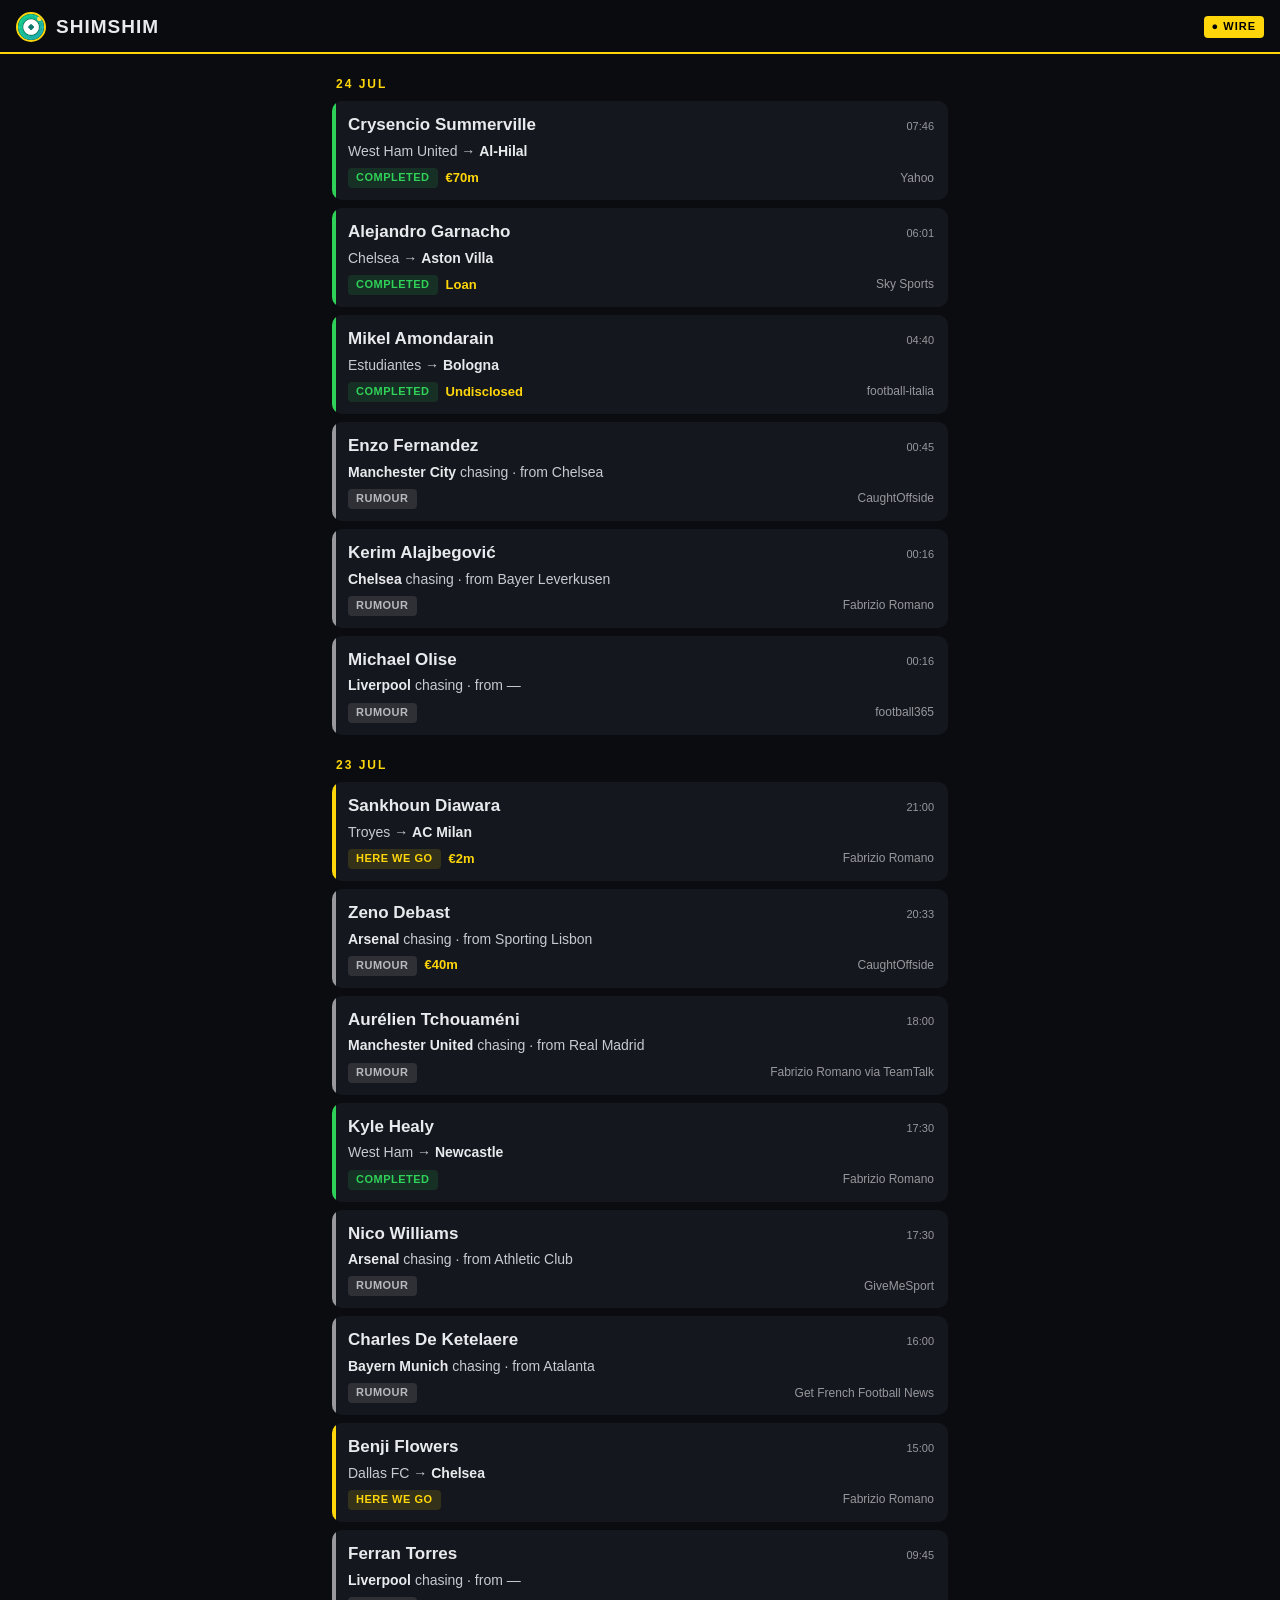
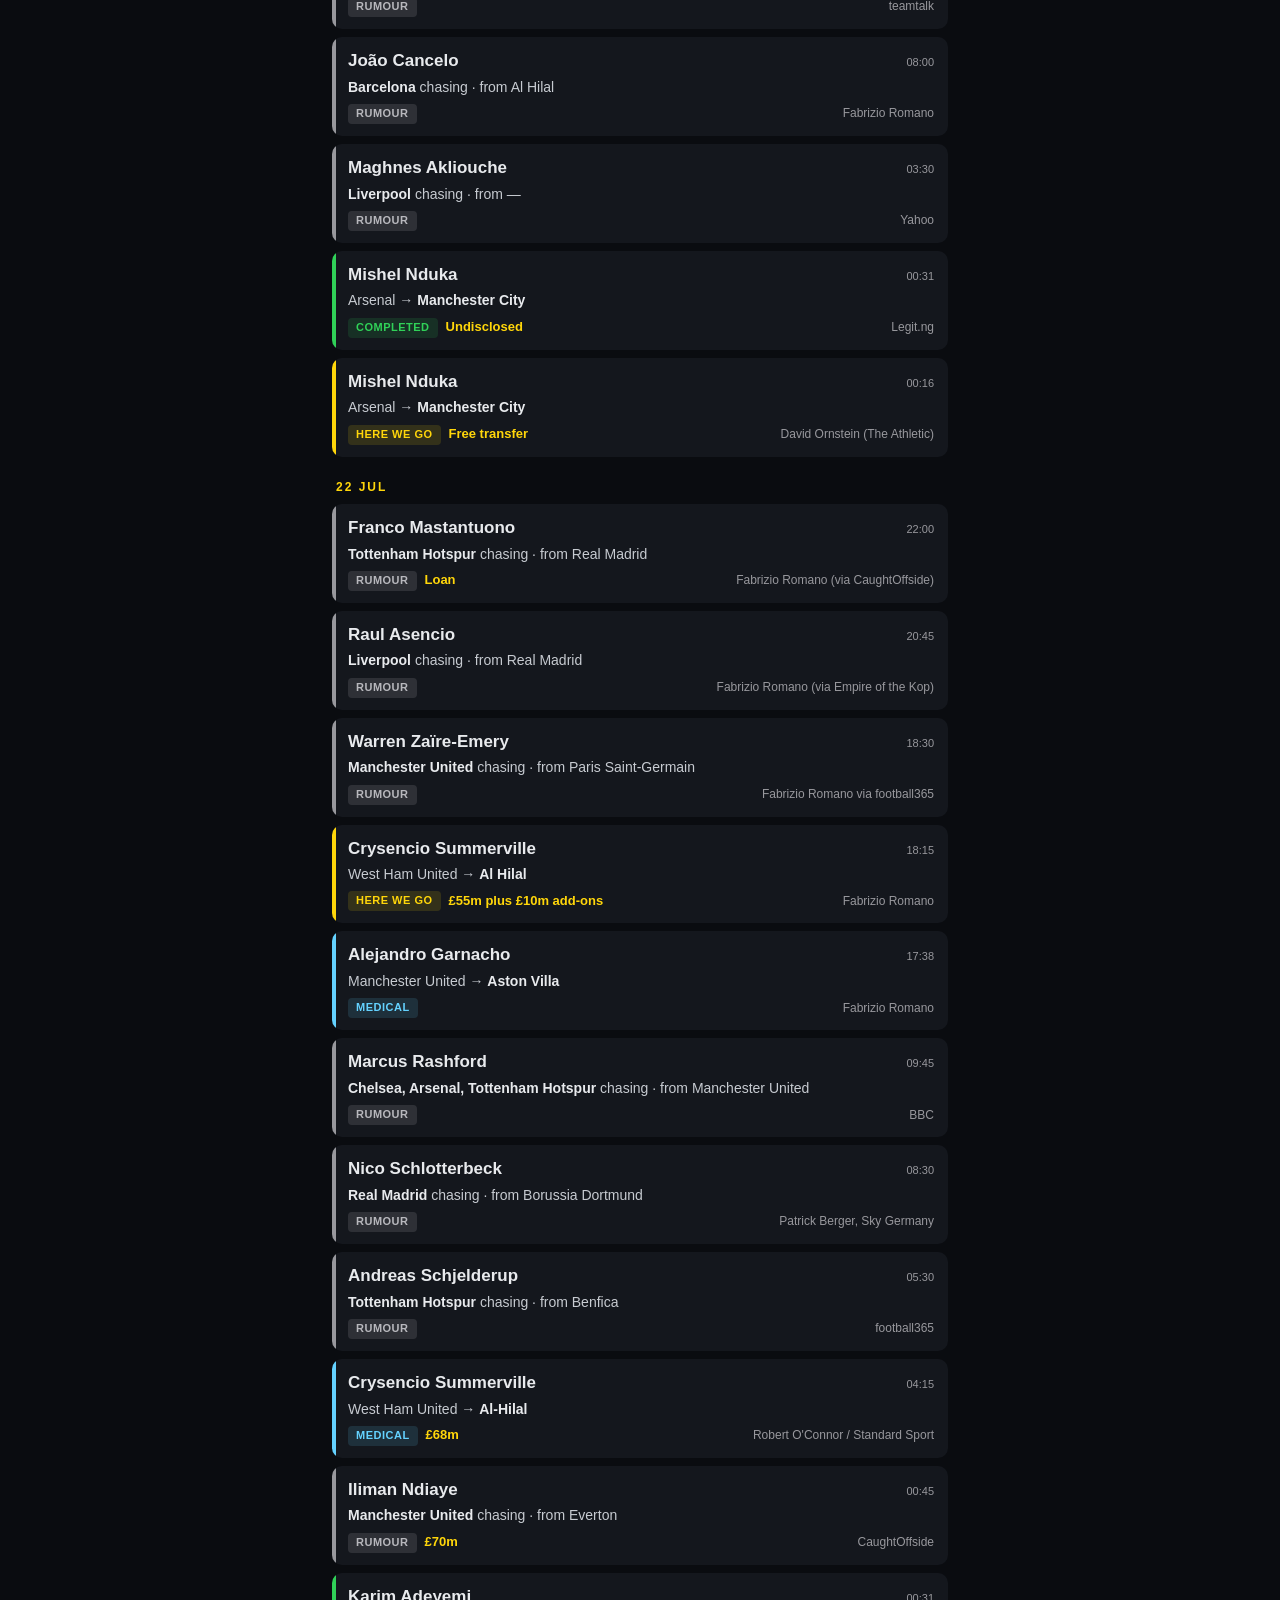
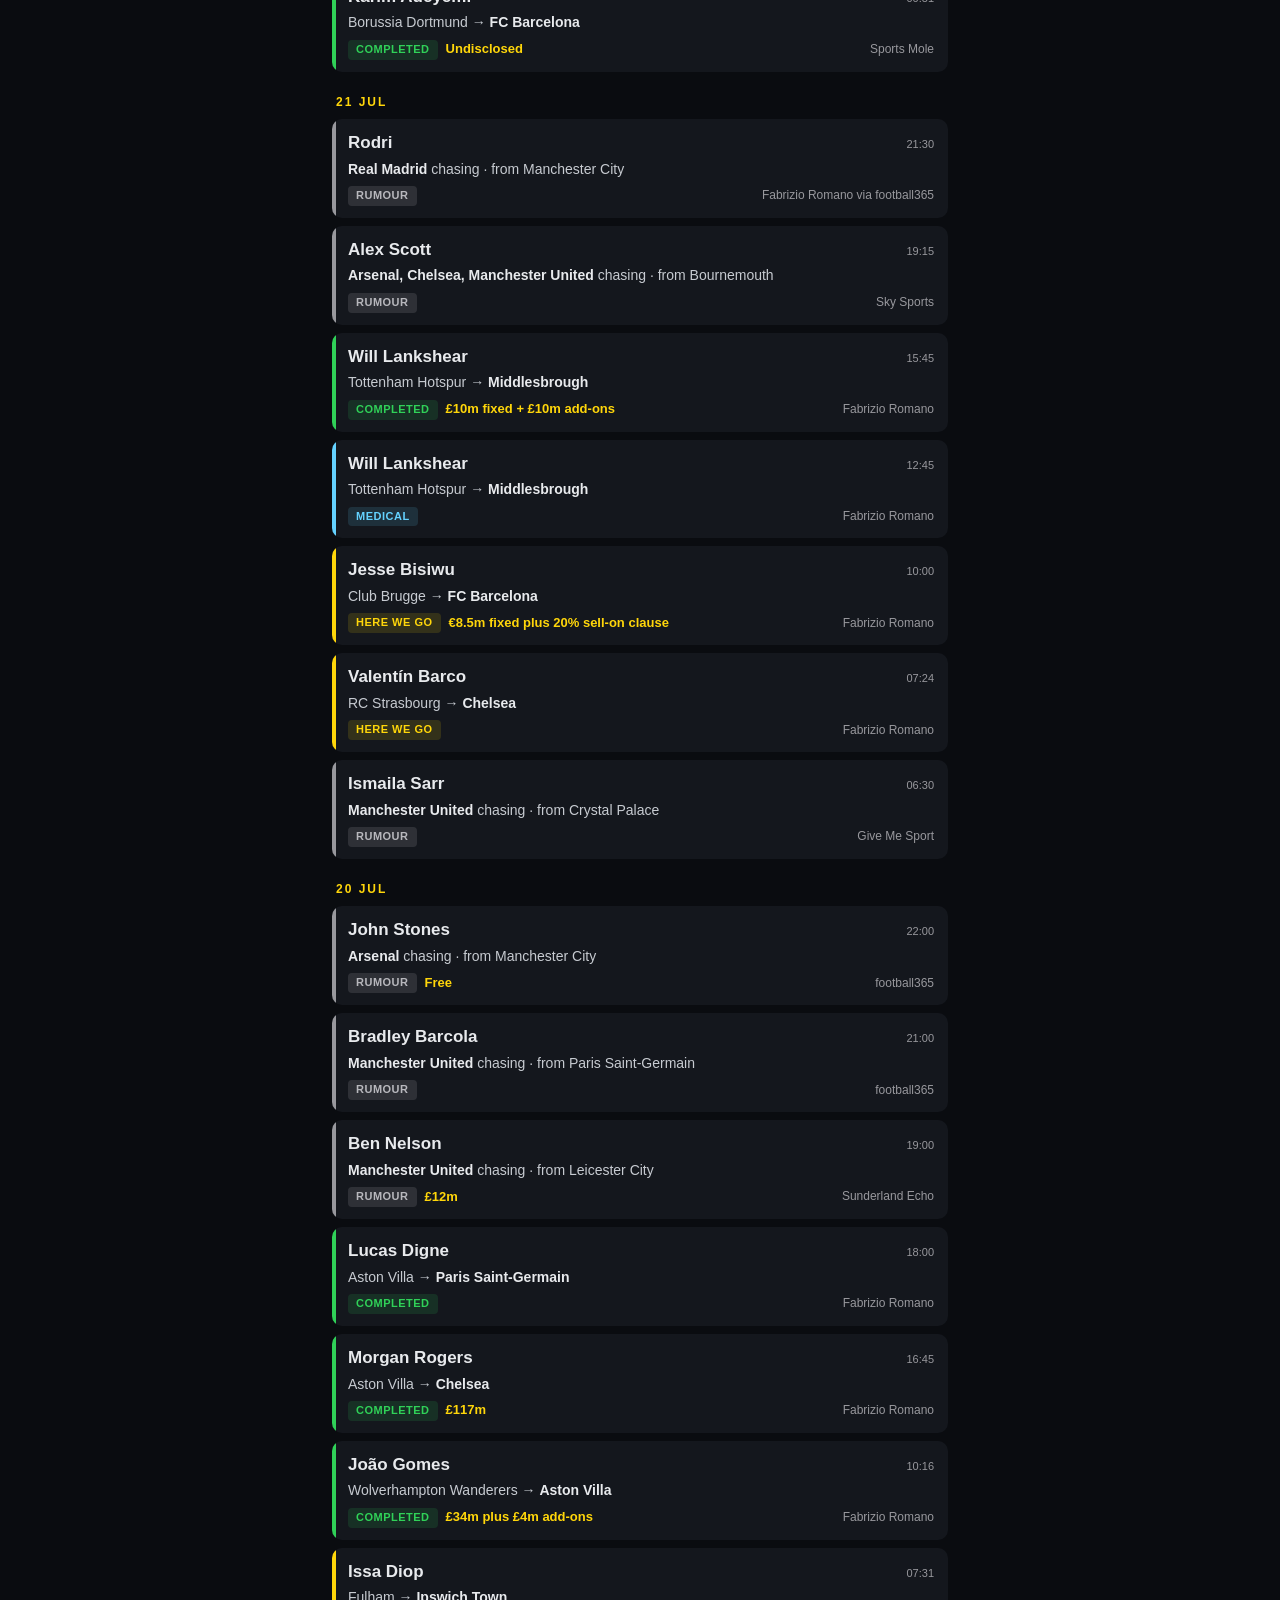
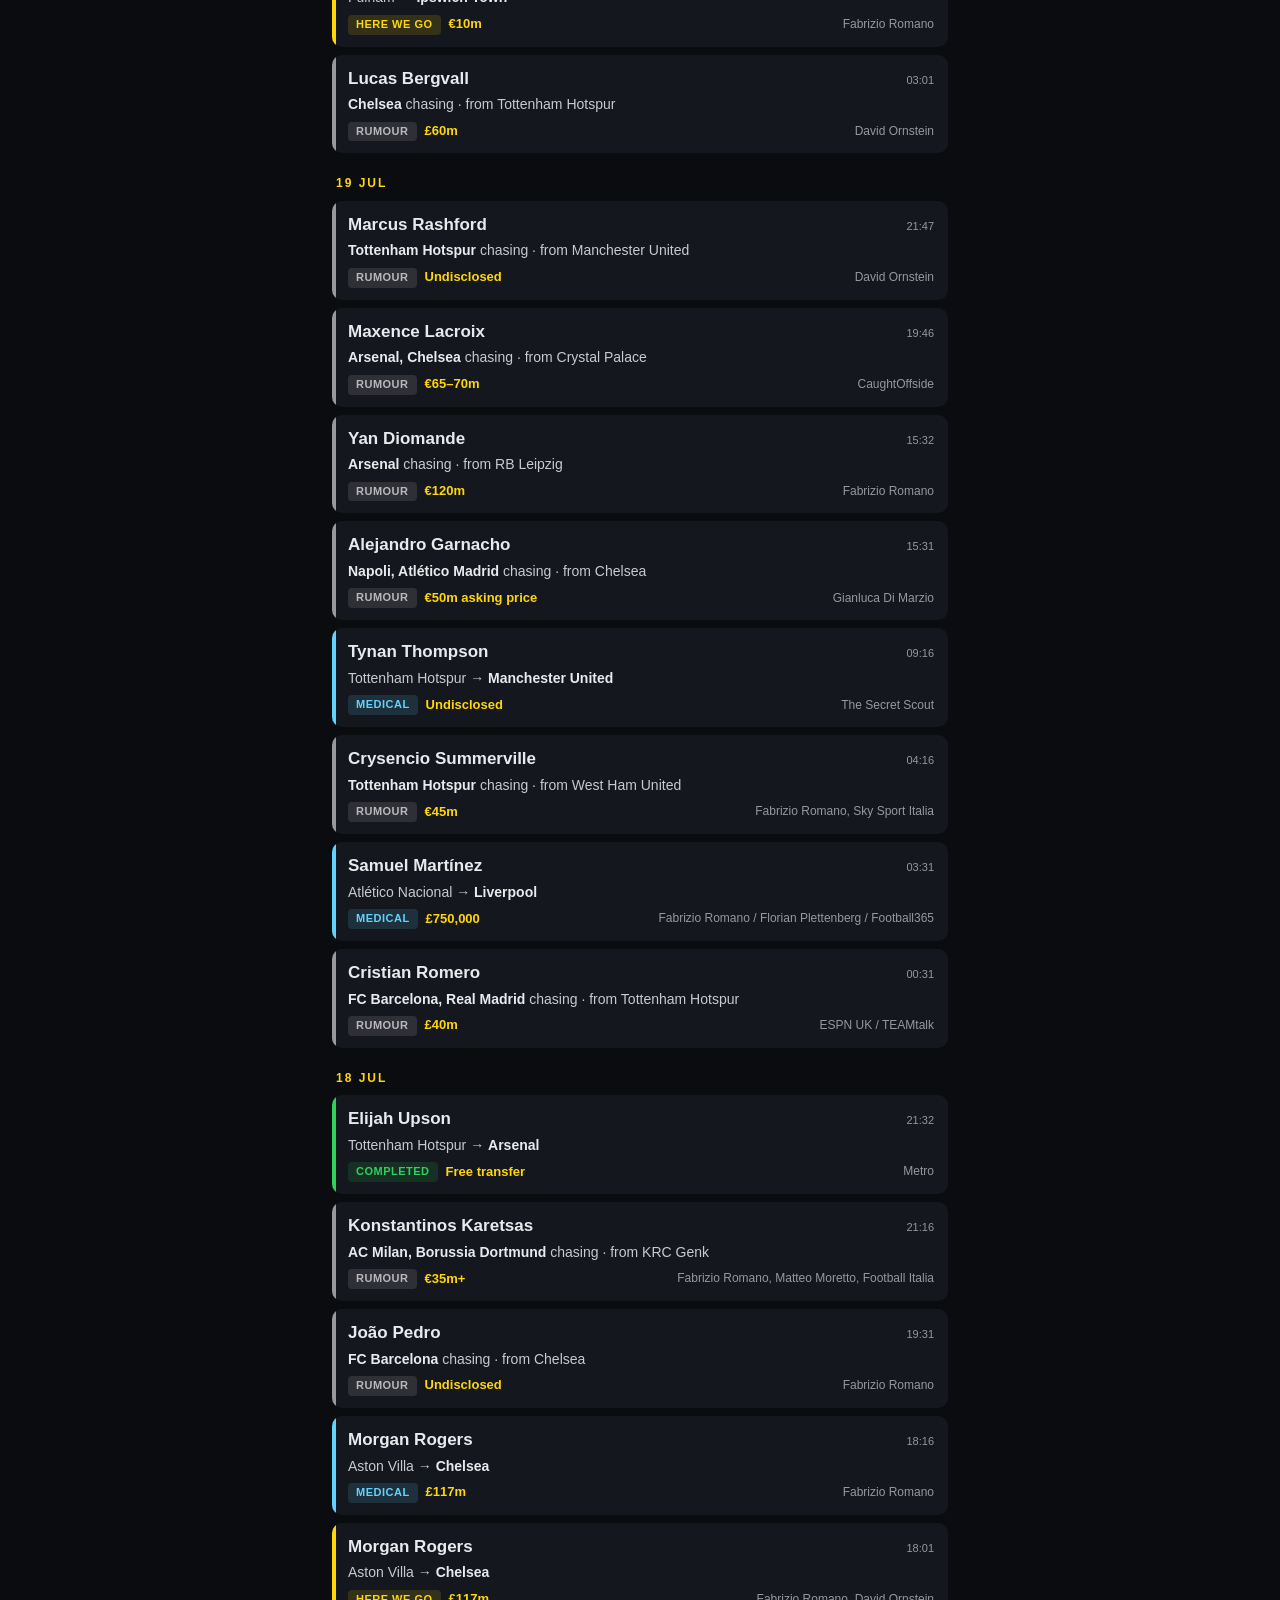
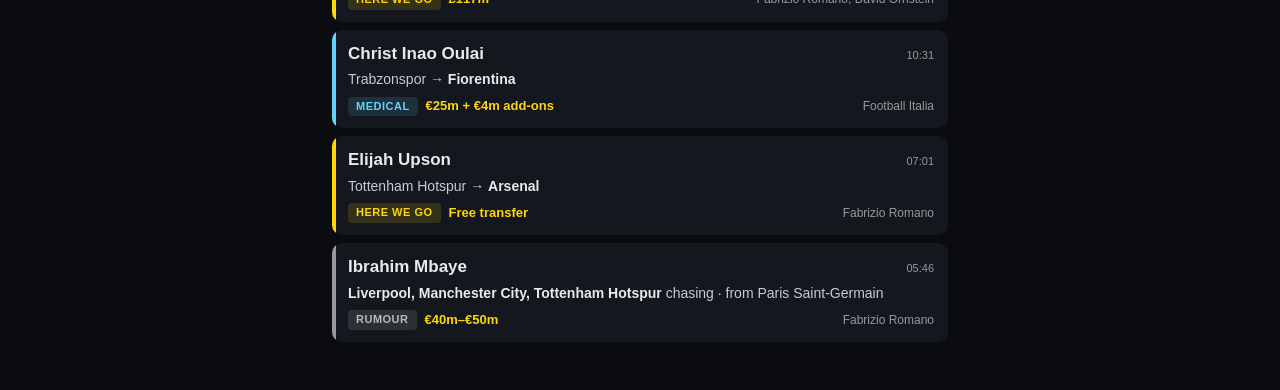
<file: docs/preview-a.html>
<!doctype html>
<html lang="en">
<head>
<meta charset="utf-8">
<meta name="viewport" content="width=device-width, initial-scale=1, viewport-fit=cover">
<title>ShimShim — Preview A: The Wire</title>
<style>
  * { box-sizing: border-box; margin: 0; }
  body { background: #0a0c10; color: #e8eaed; font: 15px/1.45 -apple-system, BlinkMacSystemFont, sans-serif; padding-bottom: 40px; }
  header { position: sticky; top: 0; background: #0a0c10ee; backdrop-filter: blur(8px); padding: calc(12px + env(safe-area-inset-top)) 16px 10px; border-bottom: 2px solid #ffd60a; display: flex; align-items: center; gap: 10px; z-index: 5; }
  header img { width: 30px; height: 30px; border-radius: 50%; border: 2px solid #ffd60a; }
  header h1 { font-size: 19px; font-weight: 900; letter-spacing: 1px; }
  header .live { margin-left: auto; background: #ffd60a; color: #000; font-size: 11px; font-weight: 900; padding: 3px 8px; border-radius: 4px; letter-spacing: 1px; }
  main { max-width: 640px; margin: 0 auto; padding: 0 12px; }
  .day { font-size: 12px; font-weight: 900; letter-spacing: 2px; color: #ffd60a; margin: 22px 4px 8px; text-transform: uppercase; }
  .card { background: #14171d; border-radius: 10px; margin-bottom: 8px; padding: 12px 14px 12px 16px; position: relative; overflow: hidden; }
  .card::before { content: ""; position: absolute; left: 0; top: 0; bottom: 0; width: 4px; }
  .card.completed::before { background: #30d158; }
  .card.herewego::before { background: #ffd60a; }
  .card.medical::before { background: #64d2ff; }
  .card.rumour::before { background: #98989d; }
  .top { display: flex; justify-content: space-between; align-items: baseline; gap: 8px; }
  .player { font-size: 17px; font-weight: 800; }
  .when { font-size: 11px; color: #98989d; white-space: nowrap; }
  .move { font-size: 14px; color: #c7cbd1; margin-top: 3px; }
  .move b { color: #e8eaed; }
  .row2 { display: flex; gap: 8px; margin-top: 7px; align-items: center; flex-wrap: wrap; }
  .stagechip { font-size: 11px; font-weight: 900; letter-spacing: .5px; text-transform: uppercase; padding: 2px 8px; border-radius: 4px; }
  .completed .stagechip { background: #30d15822; color: #30d158; }
  .herewego .stagechip { background: #ffd60a22; color: #ffd60a; }
  .medical .stagechip { background: #64d2ff22; color: #64d2ff; }
  .rumour .stagechip { background: #98989d33; color: #b8b8bd; }
  .fee { font-size: 13px; font-weight: 700; color: #ffd60a; }
  .src { font-size: 12px; color: #98989d; margin-left: auto; }
  .note { text-align: center; color: #98989d; font-size: 13px; padding: 26px 20px; }
</style>
</head>
<body>
<header>
  <img src="icon-192.png?v=2" alt="">
  <h1>SHIMSHIM</h1>
  <span class="live">● WIRE</span>
</header>
<main id="m"><p class="note">Loading…</p></main>
<script>
const esc = s => String(s).replace(/&/g,"&amp;").replace(/</g,"&lt;").replace(/>/g,"&gt;");
const known = v => v && v.trim() !== "" && v.trim() !== "—";
function dayLabel(ts) {
  const d = new Date(ts), now = new Date();
  const days = Math.floor((now.setHours(0,0,0,0) - new Date(d).setHours(0,0,0,0)) / 864e5);
  return days <= 0 ? "Today" : days === 1 ? "Yesterday" : d.toLocaleDateString("en-GB", { day: "numeric", month: "short" });
}
const cls = i => i.kind === "interest" ? "rumour" : ({"Completed":"completed","Here we go":"herewego","Medical":"medical"}[i.stage] || "completed");
const stageTxt = i => i.kind === "interest" ? "Rumour" : (i.stage === "—" ? "Deal" : i.stage);
fetch(`feed.json?t=${Date.now()}`).then(r => r.json()).then(feed => {
  let html = "", lastDay = "";
  for (const i of feed.slice(0, 60)) {
    const day = dayLabel(i.ts);
    if (day !== lastDay) { html += `<div class="day">${day}</div>`; lastDay = day; }
    const move = i.kind === "interest"
      ? `<b>${esc(i.to_club)}</b> chasing · from ${esc(i.from_club)}`
      : `${esc(i.from_club)} → <b>${esc(i.to_club)}</b>`;
    html += `<div class="card ${cls(i)}">
      <div class="top"><span class="player">${esc(i.player)}</span>
        <span class="when">${new Date(i.ts).toLocaleTimeString("en-GB",{hour:"2-digit",minute:"2-digit"})}</span></div>
      <div class="move">${move}</div>
      <div class="row2"><span class="stagechip">${esc(stageTxt(i))}</span>
        ${known(i.fee) ? `<span class="fee">${esc(i.fee.split("(")[0].trim())}</span>` : ""}
        ${known(i.source) ? `<span class="src">${esc(i.source)}</span>` : ""}</div>
    </div>`;
  }
  document.getElementById("m").innerHTML = html;
});
</script>
</body>
</html>
</file>
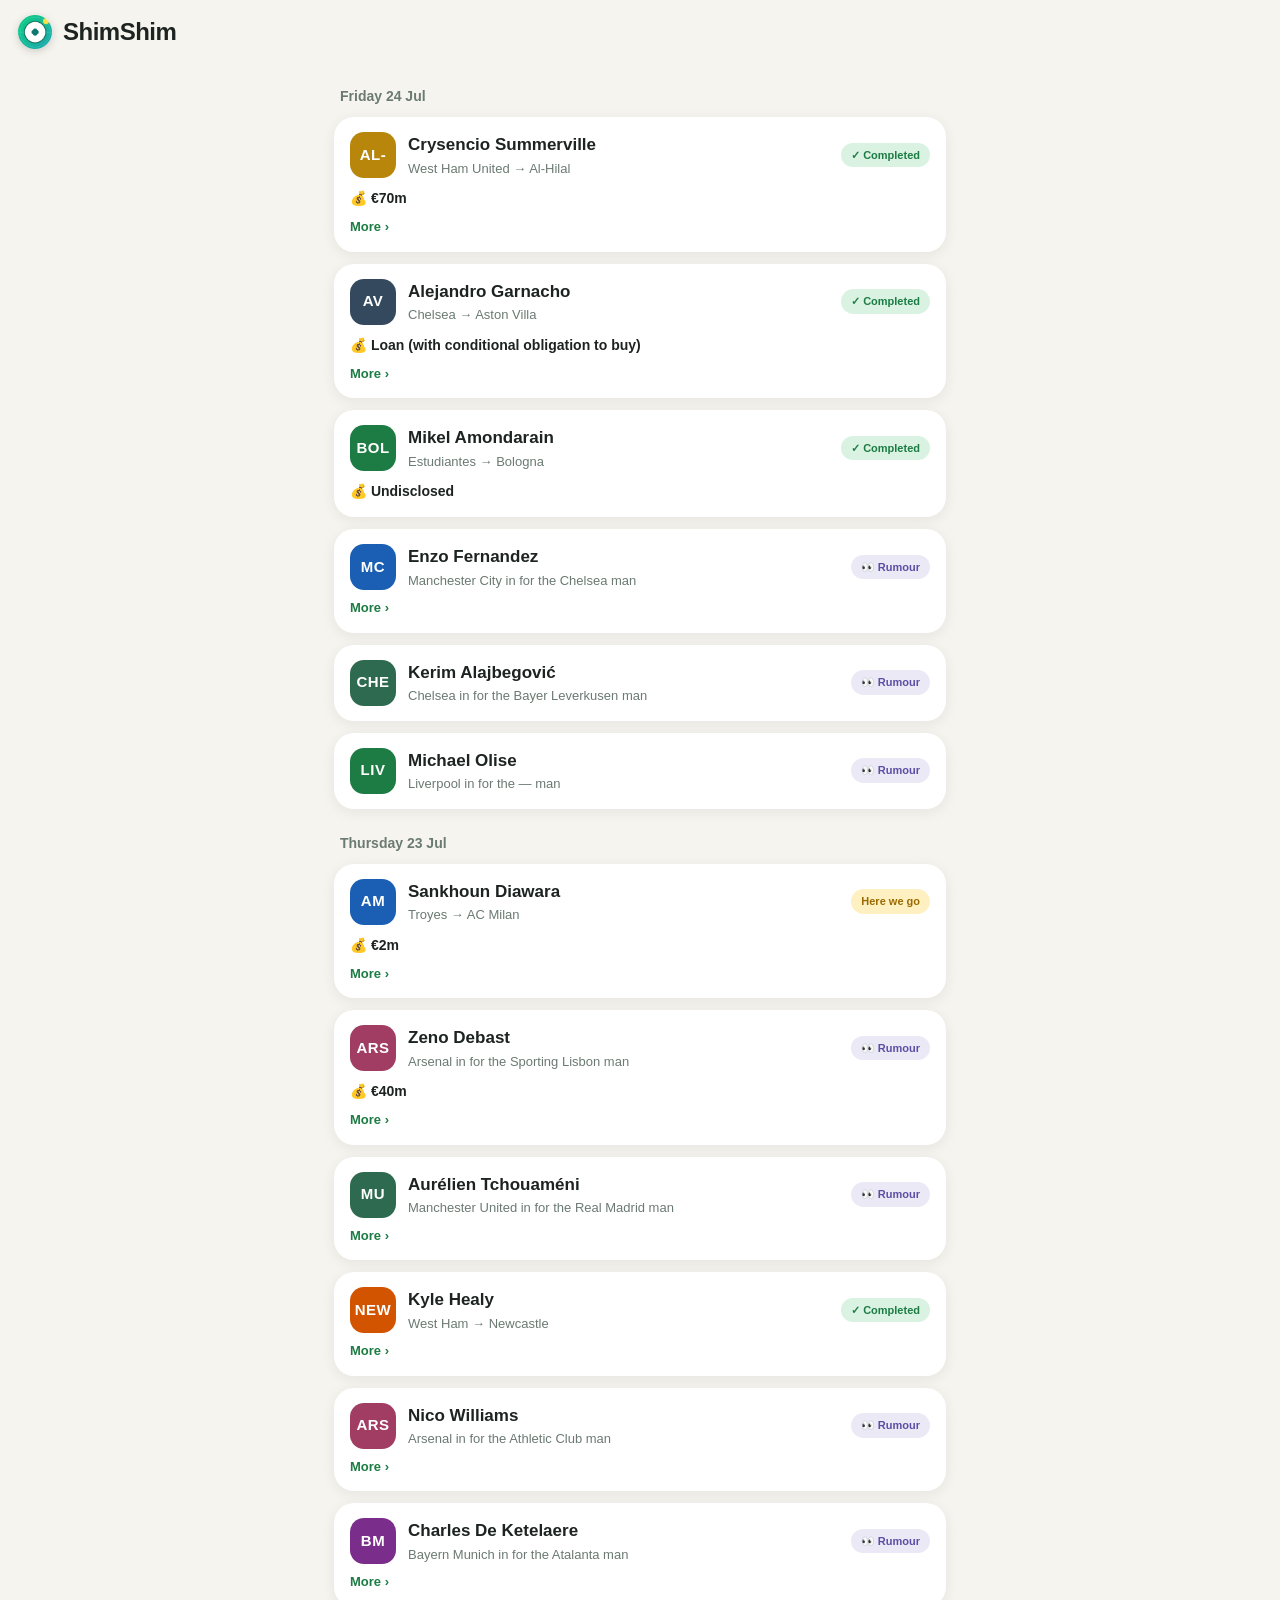
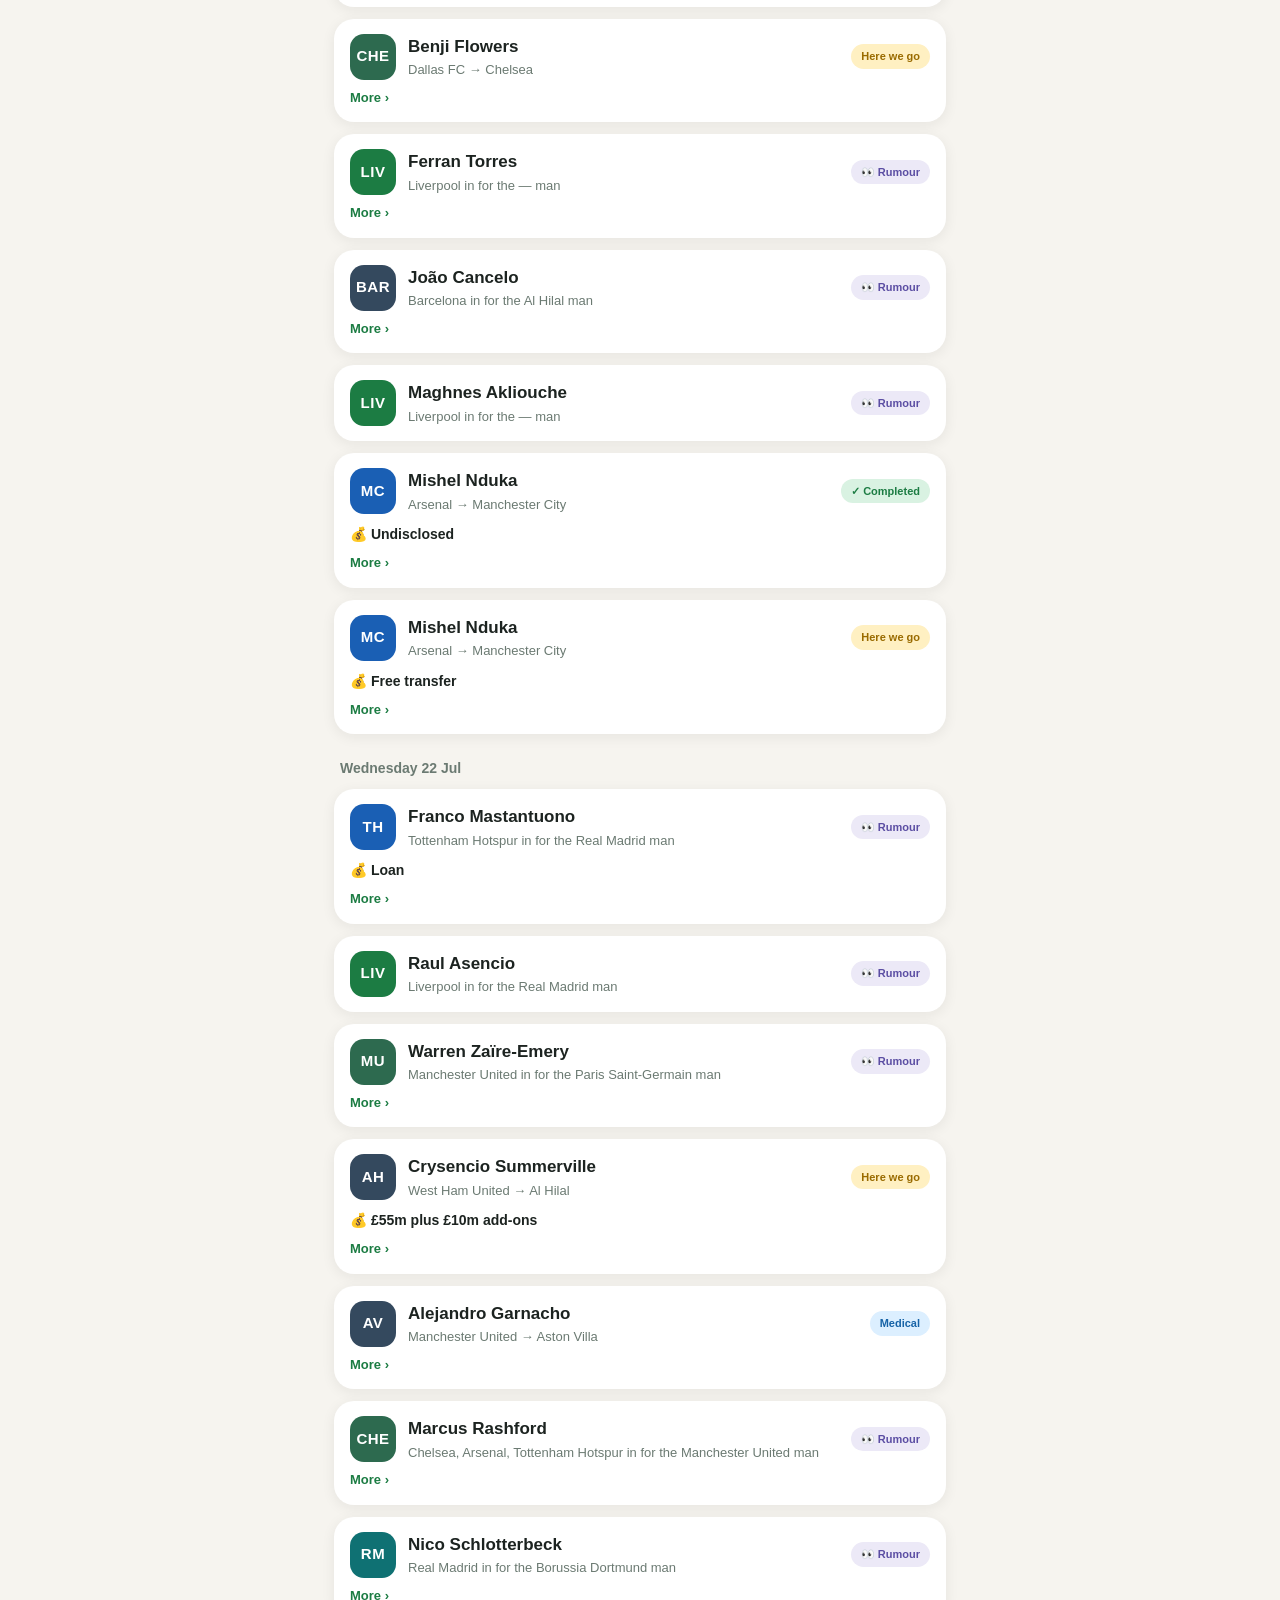
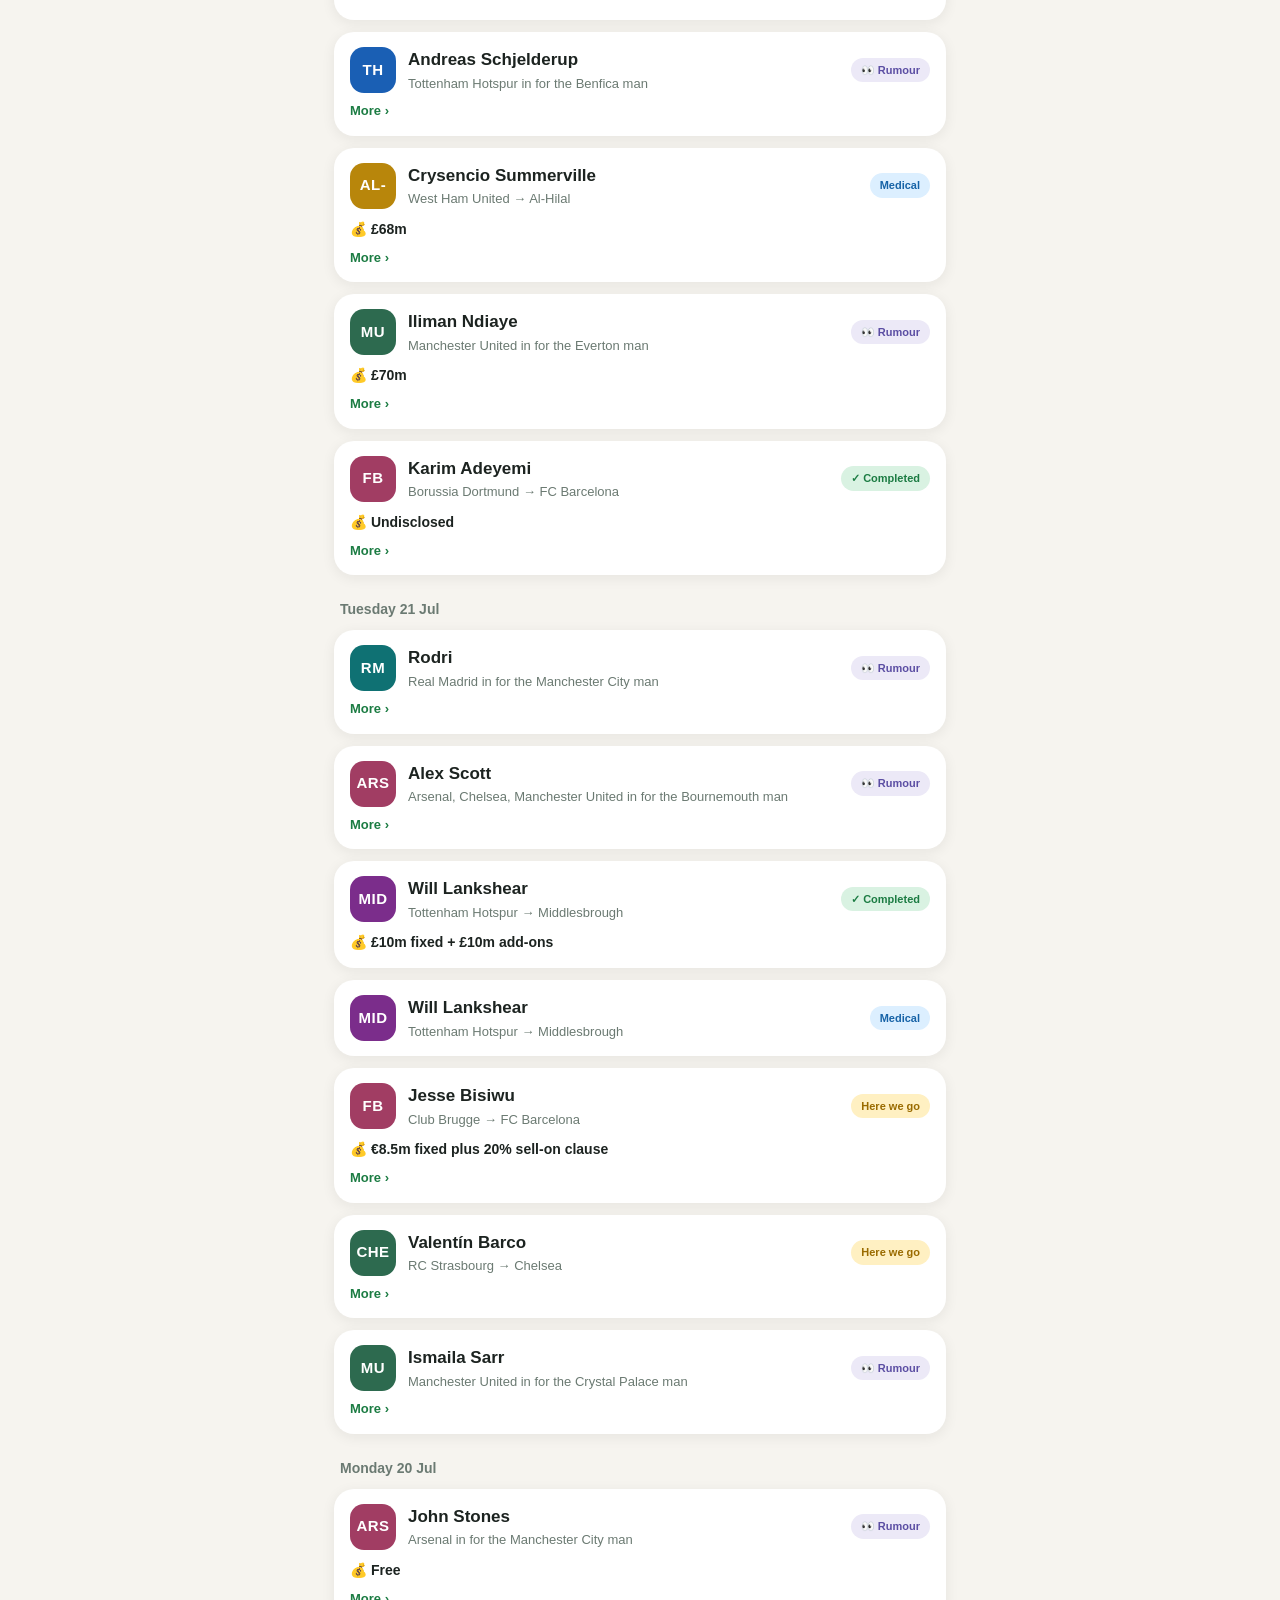
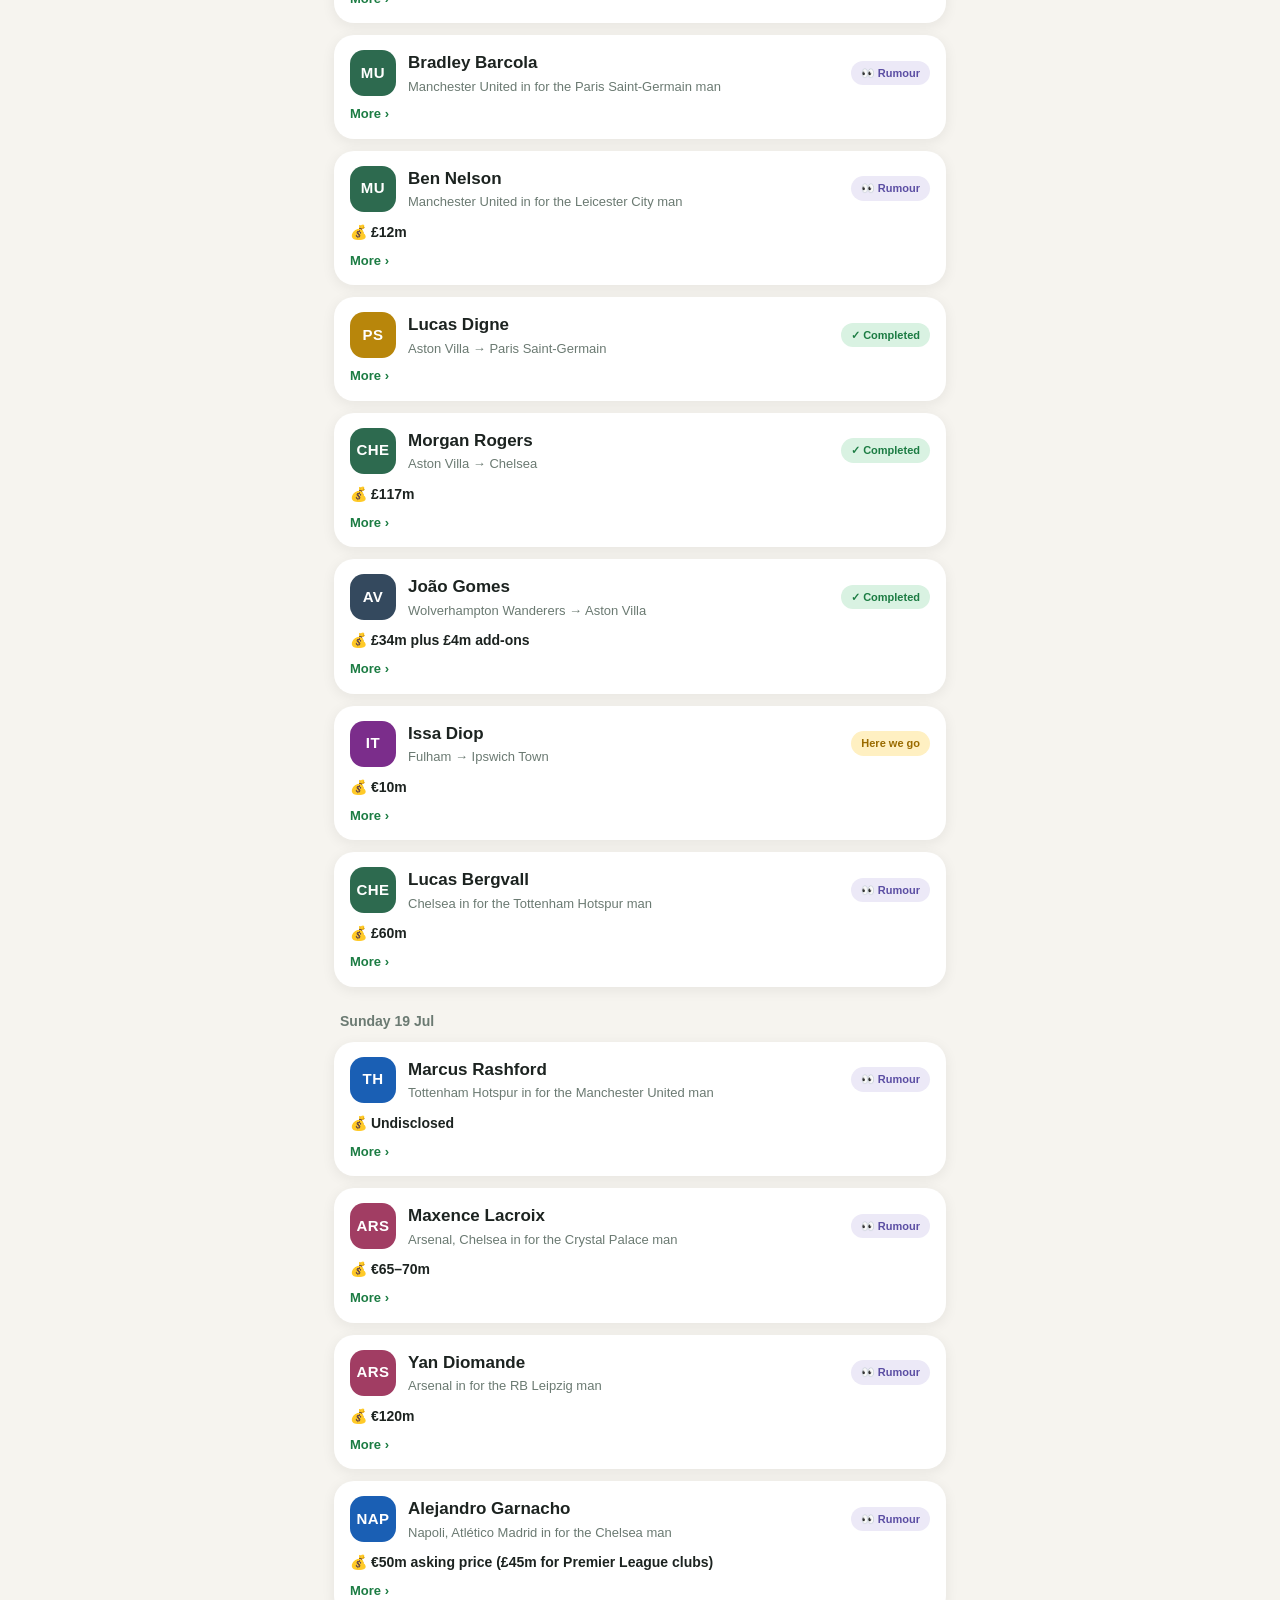
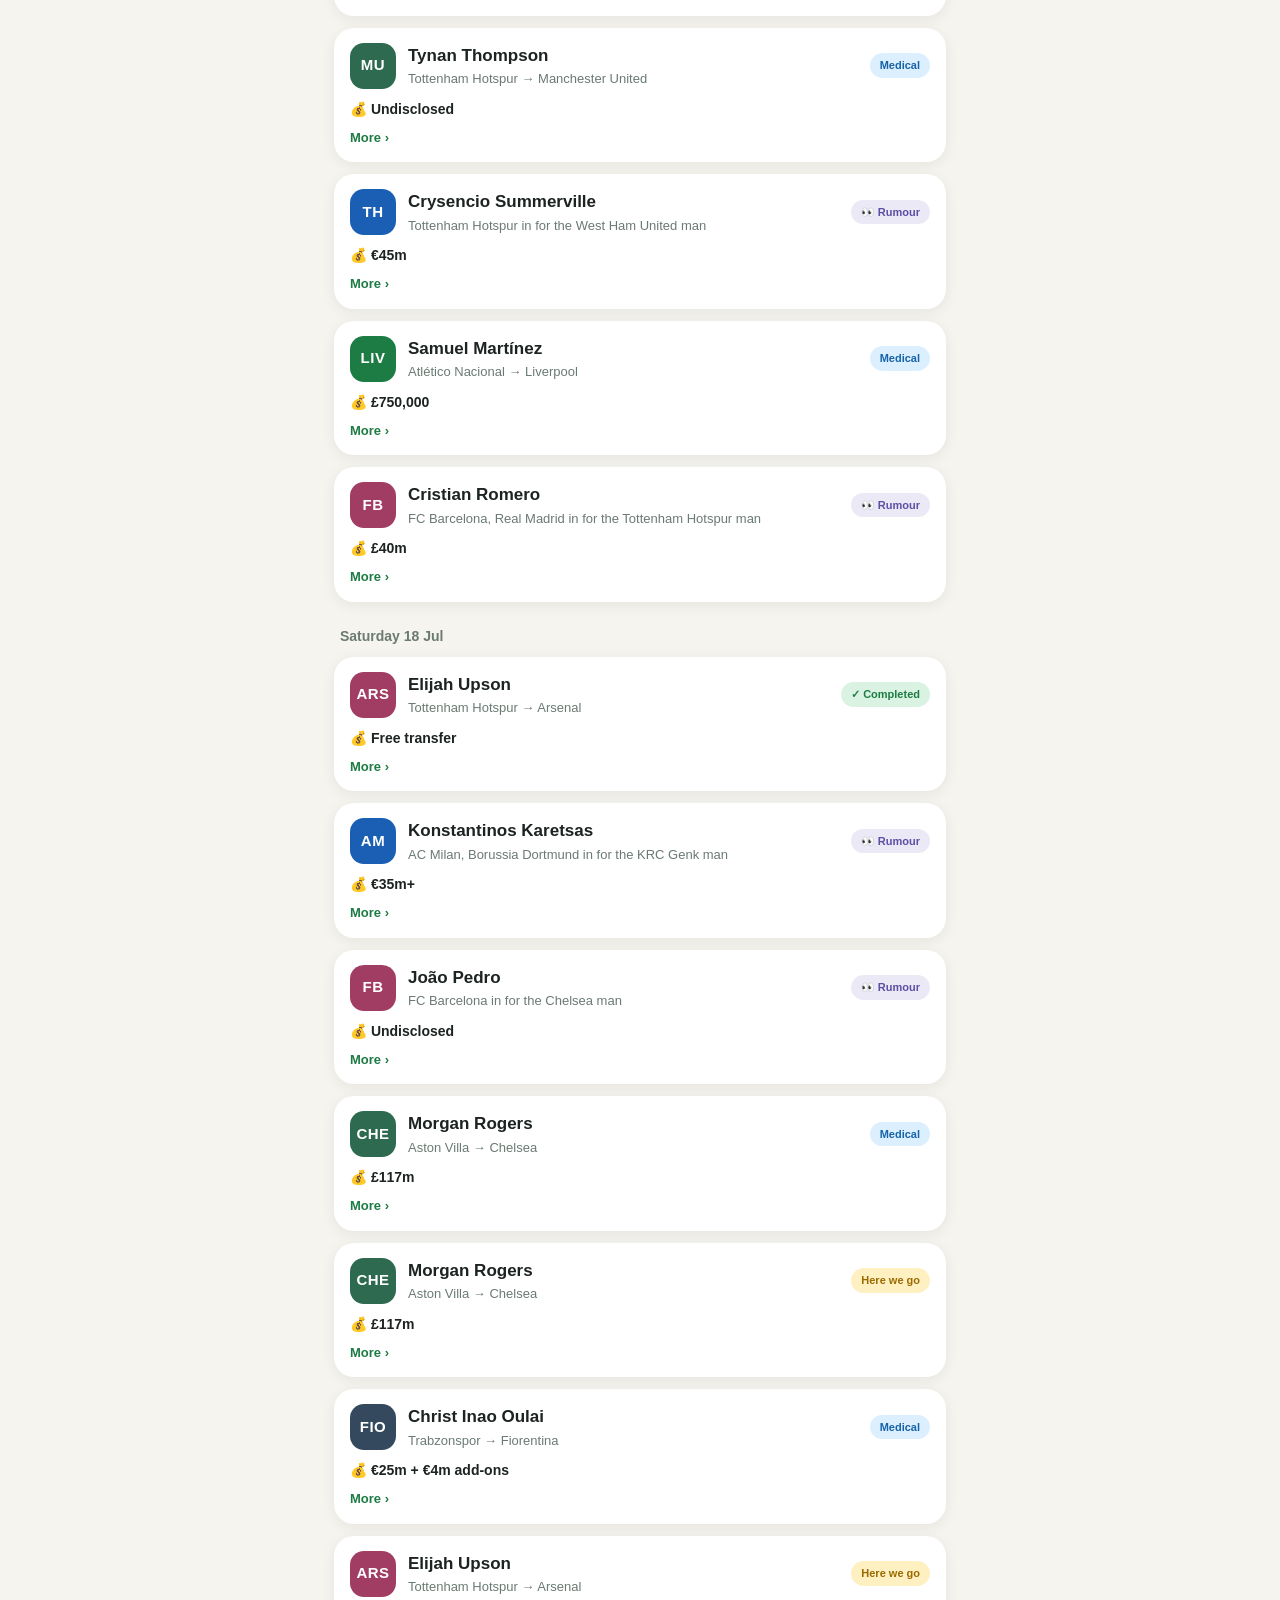
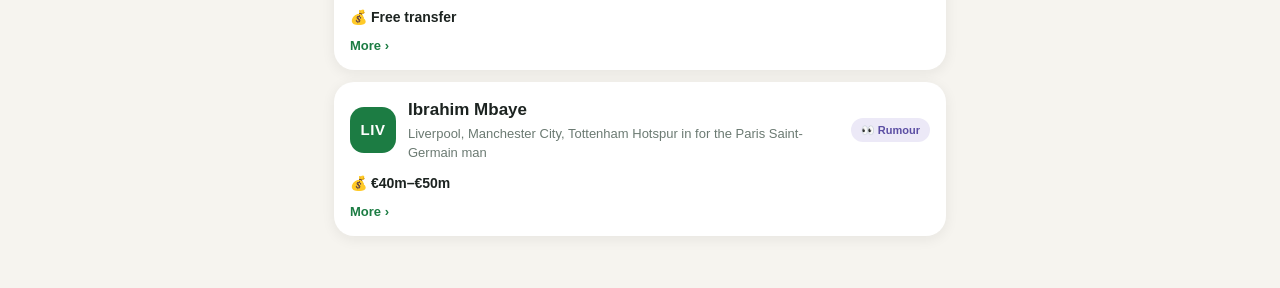
<file: docs/preview-b.html>
<!doctype html>
<html lang="en">
<head>
<meta charset="utf-8">
<meta name="viewport" content="width=device-width, initial-scale=1, viewport-fit=cover">
<title>ShimShim — Preview B: Club Colors</title>
<style>
  * { box-sizing: border-box; margin: 0; }
  body { background: #f6f4ef; color: #1c2320; font: 16px/1.5 -apple-system, BlinkMacSystemFont, "Segoe UI", sans-serif; padding-bottom: 40px; }
  header { position: sticky; top: 0; background: #f6f4efee; backdrop-filter: blur(10px); padding: calc(14px + env(safe-area-inset-top)) 18px 12px; display: flex; align-items: center; gap: 11px; z-index: 5; }
  header img { width: 34px; height: 34px; border-radius: 50%; box-shadow: 0 2px 8px rgba(0,0,0,.18); }
  header h1 { font-size: 24px; font-weight: 800; letter-spacing: -.5px; }
  main { max-width: 640px; margin: 0 auto; padding: 0 14px; }
  .day { font-size: 14px; font-weight: 800; color: #6b7a72; margin: 24px 6px 10px; }
  .card { background: #fff; border-radius: 20px; margin-bottom: 12px; padding: 15px 16px; box-shadow: 0 3px 14px rgba(28,35,32,.07); }
  .head { display: flex; gap: 12px; align-items: center; }
  .ava { width: 46px; height: 46px; border-radius: 14px; color: #fff; font-weight: 900; font-size: 15px; display: flex; align-items: center; justify-content: center; flex-shrink: 0; letter-spacing: .5px; }
  .who { flex: 1; min-width: 0; }
  .player { font-size: 17px; font-weight: 800; }
  .move { font-size: 13px; color: #6b7a72; margin-top: 1px; }
  .stage { font-size: 11px; font-weight: 800; padding: 4px 10px; border-radius: 20px; white-space: nowrap; }
  .s-completed { background: #d9f2e2; color: #1c7c43; }
  .s-herewego { background: #fff0c2; color: #9a6b00; }
  .s-medical { background: #dcefff; color: #1663a7; }
  .s-rumour { background: #ece9f7; color: #5b4ea3; }
  .fee { margin-top: 10px; font-size: 14px; font-weight: 700; }
  .more { margin-top: 8px; font-size: 13px; color: #1c7c43; font-weight: 700; cursor: pointer; }
  .detail { display: none; margin-top: 8px; font-size: 14px; color: #454f4a; border-top: 1px solid #eee9df; padding-top: 9px; }
  .card.open .detail { display: block; }
  .card.open .more { display: none; }
  .detail .src { color: #6b7a72; font-size: 12.5px; margin-top: 6px; }
  .note { text-align: center; color: #6b7a72; padding: 26px; }
</style>
</head>
<body>
<header><img src="icon-192.png?v=2" alt=""><h1>ShimShim</h1></header>
<main id="m"><p class="note">Loading…</p></main>
<script>
const esc = s => String(s).replace(/&/g,"&amp;").replace(/</g,"&lt;").replace(/>/g,"&gt;");
const known = v => v && v.trim() !== "" && v.trim() !== "—";
const PALETTE = ["#c0392b","#1a5fb4","#1c7c43","#7b2d8b","#b8860b","#0f7173","#a13d63","#34495e","#d35400","#2d6a4f"];
function avatar(club) {
  const words = club.replace(/[^\p{L}\s]/gu, "").split(/\s+/).filter(Boolean);
  const ini = (words.length >= 2 ? words[0][0] + words[1][0] : club.slice(0, 3)).toUpperCase();
  let h = 0; for (const ch of club) h = (h * 31 + ch.charCodeAt(0)) >>> 0;
  return `<div class="ava" style="background:${PALETTE[h % PALETTE.length]}">${esc(ini)}</div>`;
}
function dayLabel(ts) {
  const d = new Date(ts), now = new Date();
  const days = Math.floor((now.setHours(0,0,0,0) - new Date(d).setHours(0,0,0,0)) / 864e5);
  return days <= 0 ? "Today" : days === 1 ? "Yesterday" : d.toLocaleDateString("en-GB", { weekday: "long", day: "numeric", month: "short" });
}
const stageInfo = i => i.kind === "interest" ? ["s-rumour","👀 Rumour"] :
  ({"Completed":["s-completed","✓ Completed"],"Here we go":["s-herewego","Here we go"],"Medical":["s-medical","Medical"]}[i.stage] || ["s-completed","Deal"]);
fetch(`feed.json?t=${Date.now()}`).then(r => r.json()).then(feed => {
  let html = "", lastDay = "";
  for (const i of feed.slice(0, 60)) {
    const day = dayLabel(i.ts);
    if (day !== lastDay) { html += `<div class="day">${day}</div>`; lastDay = day; }
    const [scls, stxt] = stageInfo(i);
    const mainClub = i.kind === "interest" ? i.to_club.split(",")[0] : i.to_club;
    const move = i.kind === "interest"
      ? `${esc(i.to_club)} in for the ${esc(i.from_club)} man`
      : `${esc(i.from_club)} → ${esc(i.to_club)}`;
    const detail = [known(i.style) && `🎮 ${esc(i.style)}`, known(i.fit) && `🧩 ${esc(i.fit)}`].filter(Boolean).join("<br>");
    html += `<div class="card" onclick="this.classList.toggle('open')">
      <div class="head">${avatar(mainClub)}
        <div class="who"><div class="player">${esc(i.player)}</div><div class="move">${move}</div></div>
        <span class="stage ${scls}">${stxt}</span></div>
      ${known(i.fee) ? `<div class="fee">💰 ${esc(i.fee)}</div>` : ""}
      ${detail ? `<div class="more">More ›</div><div class="detail">${detail}
        ${known(i.source) ? `<div class="src">🗞 ${esc(i.source)}</div>` : ""}</div>` : ""}
    </div>`;
  }
  document.getElementById("m").innerHTML = html;
});
</script>
</body>
</html>
</file>
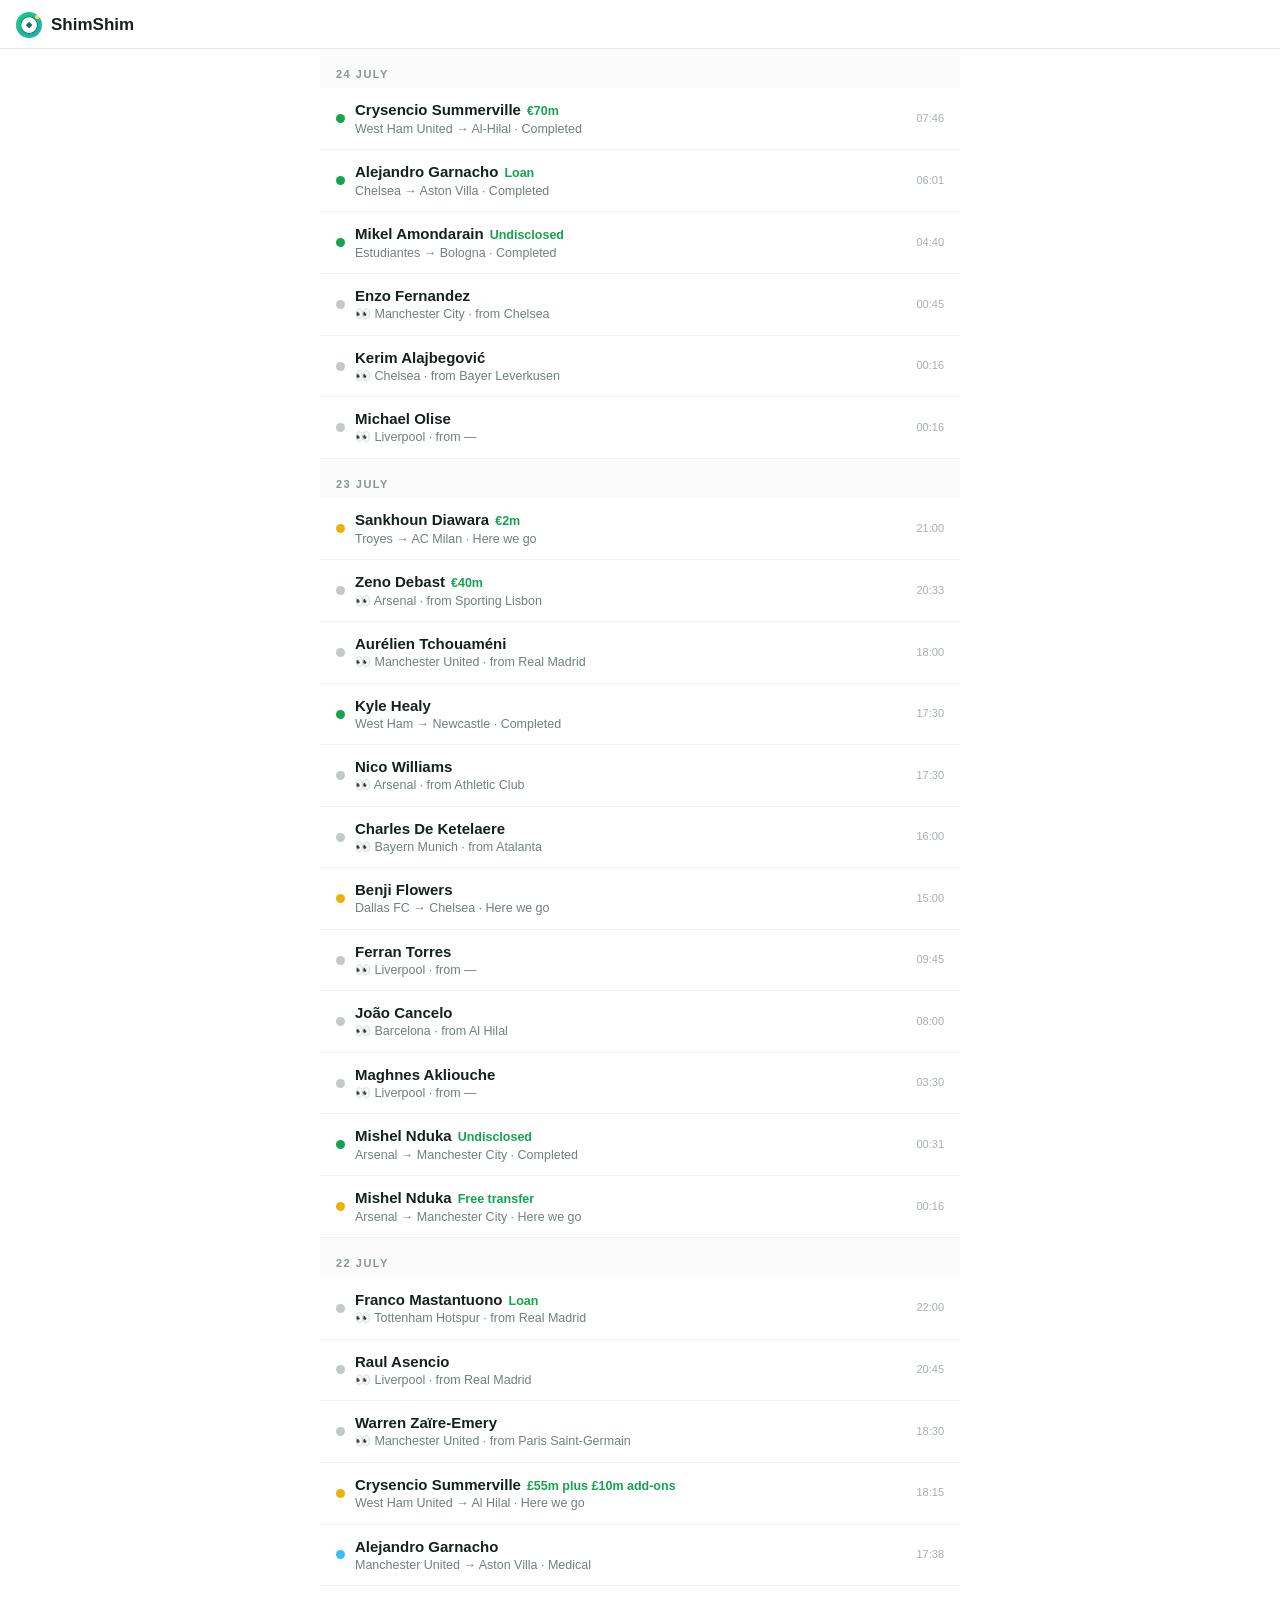
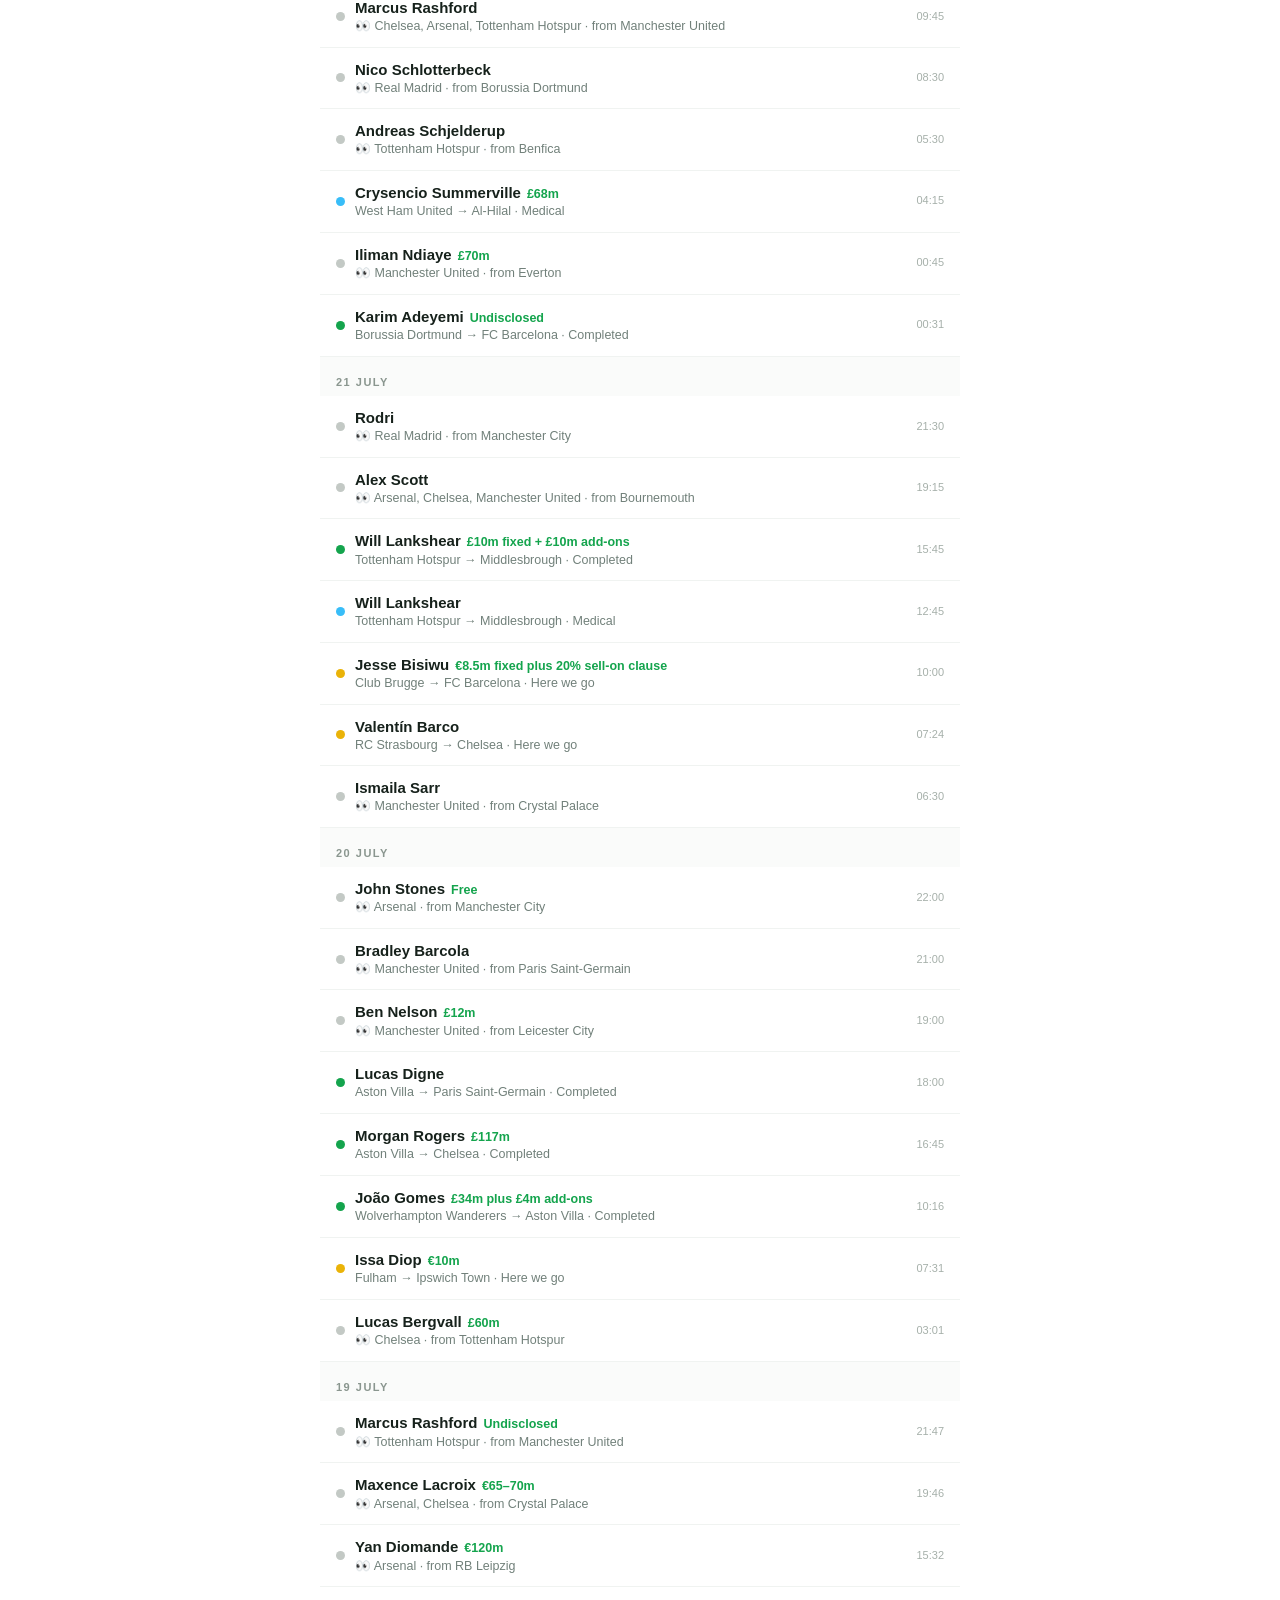
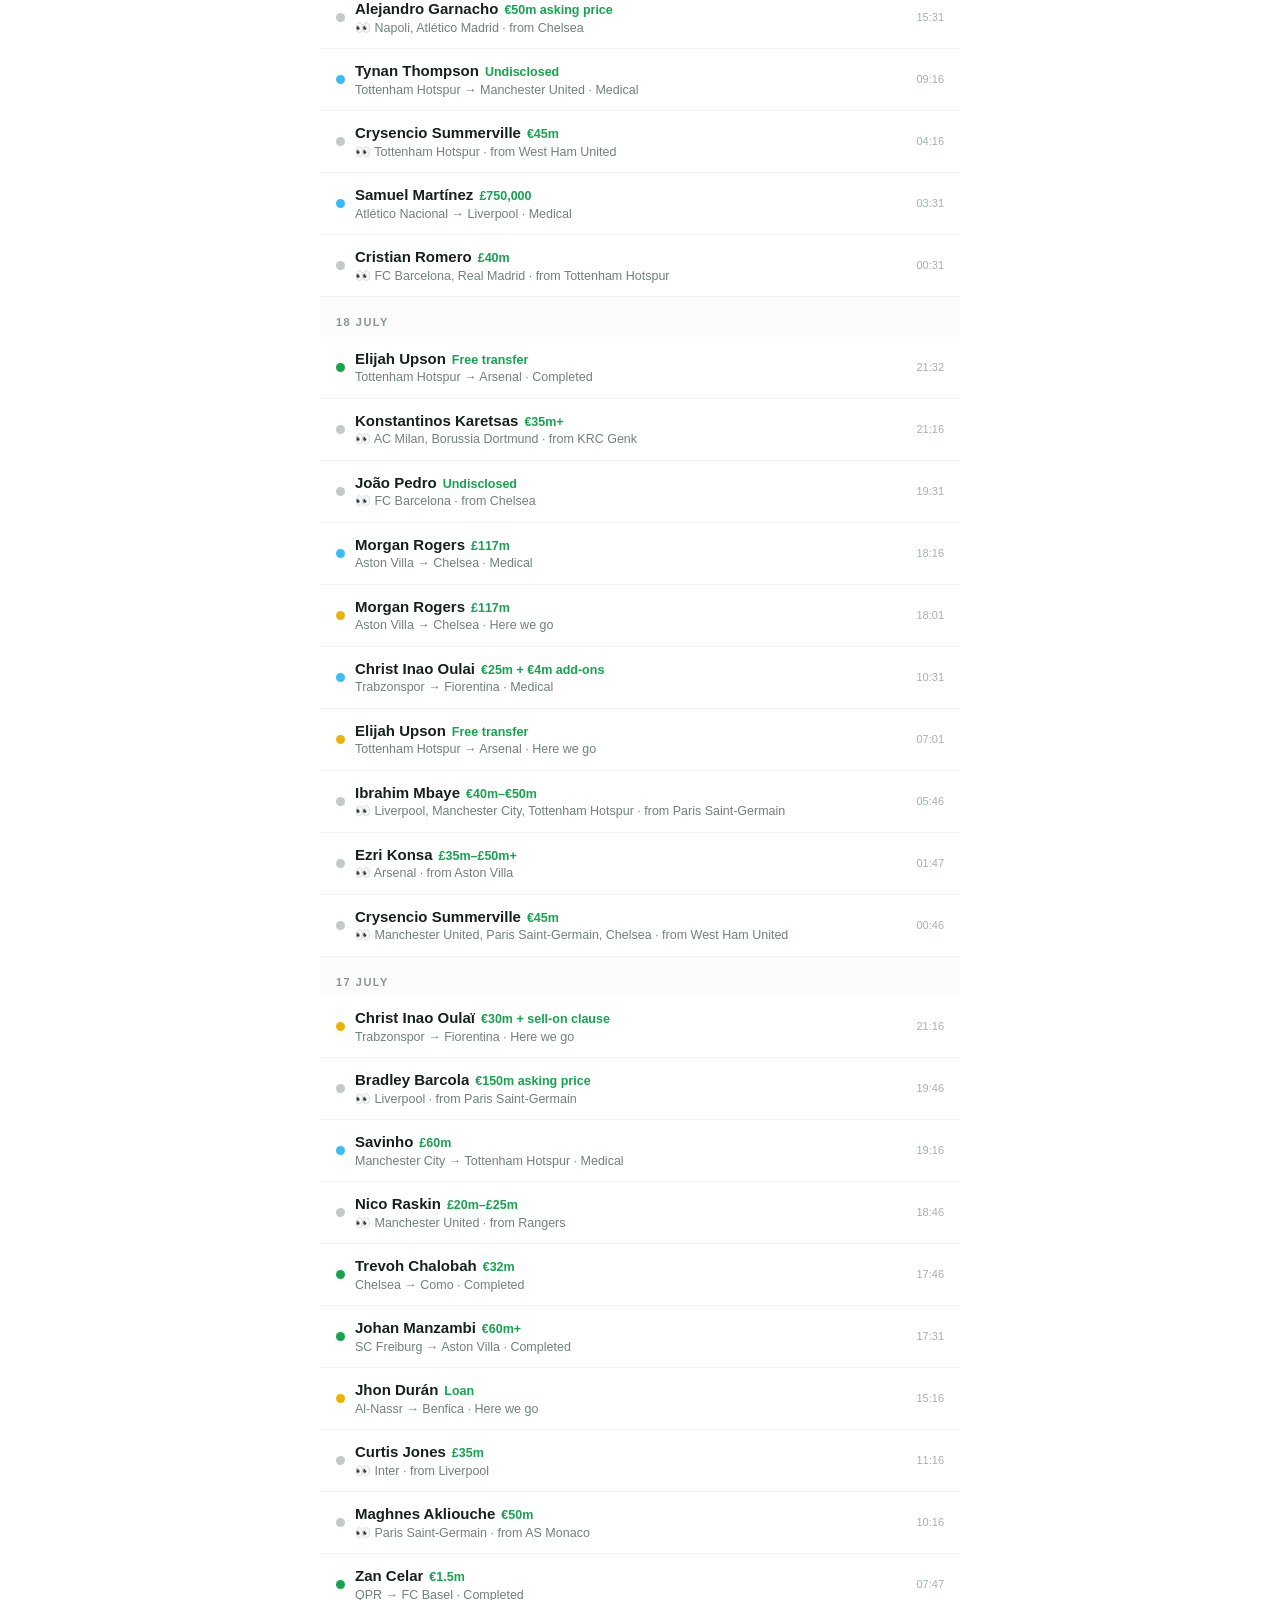
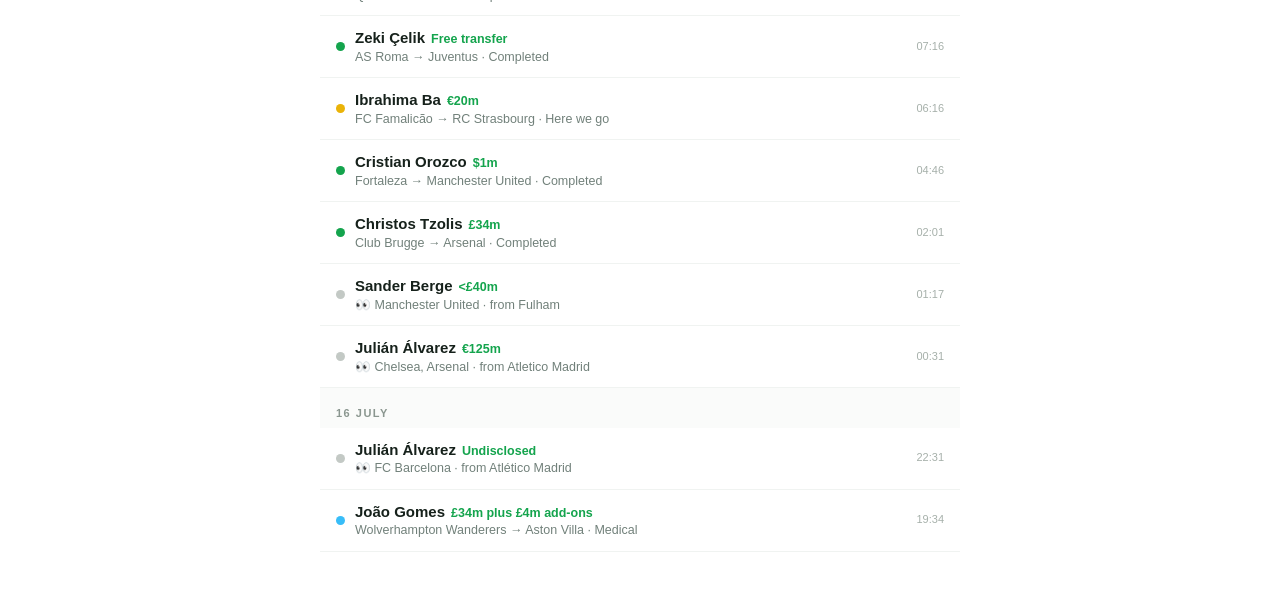
<file: docs/preview-c.html>
<!doctype html>
<html lang="en">
<head>
<meta charset="utf-8">
<meta name="viewport" content="width=device-width, initial-scale=1, viewport-fit=cover">
<title>ShimShim — Preview C: Compact</title>
<style>
  * { box-sizing: border-box; margin: 0; }
  body { background: #fff; color: #16211b; font: 15px/1.4 -apple-system, BlinkMacSystemFont, sans-serif; padding-bottom: 40px; }
  header { position: sticky; top: 0; background: #fffd; backdrop-filter: blur(8px); padding: calc(12px + env(safe-area-inset-top)) 16px 10px; border-bottom: 1px solid #e5eae7; display: flex; align-items: center; gap: 9px; z-index: 5; }
  header img { width: 26px; height: 26px; border-radius: 50%; }
  header h1 { font-size: 17px; font-weight: 800; }
  main { max-width: 640px; margin: 0 auto; }
  .day { font-size: 11px; font-weight: 800; letter-spacing: 1.5px; text-transform: uppercase; color: #8a968f; padding: 18px 16px 6px; background: #fafbfa; }
  .row { display: flex; align-items: center; gap: 10px; padding: 11px 16px; border-bottom: 1px solid #f0f3f1; cursor: pointer; }
  .dot { width: 9px; height: 9px; border-radius: 50%; flex-shrink: 0; }
  .d-completed { background: #14a44d; }
  .d-herewego { background: #eab308; }
  .d-medical { background: #38bdf8; }
  .d-rumour { background: #c3c9c5; }
  .txt { flex: 1; min-width: 0; }
  .l1 { display: flex; gap: 6px; align-items: baseline; }
  .player { font-weight: 700; font-size: 15px; white-space: nowrap; overflow: hidden; text-overflow: ellipsis; }
  .fee { font-size: 12.5px; color: #14a44d; font-weight: 700; white-space: nowrap; }
  .l2 { font-size: 12.5px; color: #71807a; white-space: nowrap; overflow: hidden; text-overflow: ellipsis; }
  .when { font-size: 11px; color: #a6b0aa; flex-shrink: 0; }
  .ex { display: none; padding: 4px 16px 14px 35px; font-size: 13.5px; color: #46524c; border-bottom: 1px solid #f0f3f1; background: #fafbfa; }
  .row.open + .ex { display: block; }
  .ex .src { color: #8a968f; font-size: 12px; margin-top: 5px; }
  .note { text-align: center; color: #8a968f; padding: 26px; }
</style>
</head>
<body>
<header><img src="icon-192.png?v=2" alt=""><h1>ShimShim</h1></header>
<main id="m"><p class="note">Loading…</p></main>
<script>
const esc = s => String(s).replace(/&/g,"&amp;").replace(/</g,"&lt;").replace(/>/g,"&gt;");
const known = v => v && v.trim() !== "" && v.trim() !== "—";
function dayLabel(ts) {
  const d = new Date(ts), now = new Date();
  const days = Math.floor((now.setHours(0,0,0,0) - new Date(d).setHours(0,0,0,0)) / 864e5);
  return days <= 0 ? "Today" : days === 1 ? "Yesterday" : d.toLocaleDateString("en-GB", { day: "numeric", month: "long" });
}
const dot = i => i.kind === "interest" ? "d-rumour" : ({"Completed":"d-completed","Here we go":"d-herewego","Medical":"d-medical"}[i.stage] || "d-completed");
fetch(`feed.json?t=${Date.now()}`).then(r => r.json()).then(feed => {
  let html = "", lastDay = "";
  for (const i of feed.slice(0, 80)) {
    const day = dayLabel(i.ts);
    if (day !== lastDay) { html += `<div class="day">${day}</div>`; lastDay = day; }
    const l2 = i.kind === "interest"
      ? `👀 ${esc(i.to_club)} · from ${esc(i.from_club)}`
      : `${esc(i.from_club)} → ${esc(i.to_club)}${i.stage && i.stage !== "—" ? " · " + esc(i.stage) : ""}`;
    const detail = [known(i.style) && esc(i.style), known(i.fit) && esc(i.fit)].filter(Boolean).join(" ");
    html += `<div class="row" onclick="this.classList.toggle('open')">
      <span class="dot ${dot(i)}"></span>
      <div class="txt"><div class="l1"><span class="player">${esc(i.player)}</span>
        ${known(i.fee) ? `<span class="fee">${esc(i.fee.split("(")[0].trim())}</span>` : ""}</div>
      <div class="l2">${l2}</div></div>
      <span class="when">${new Date(i.ts).toLocaleTimeString("en-GB",{hour:"2-digit",minute:"2-digit"})}</span>
    </div>
    <div class="ex">${detail}${known(i.source) ? `<div class="src">🗞 ${esc(i.source)}</div>` : ""}</div>`;
  }
  document.getElementById("m").innerHTML = html;
});
</script>
</body>
</html>
</file>
